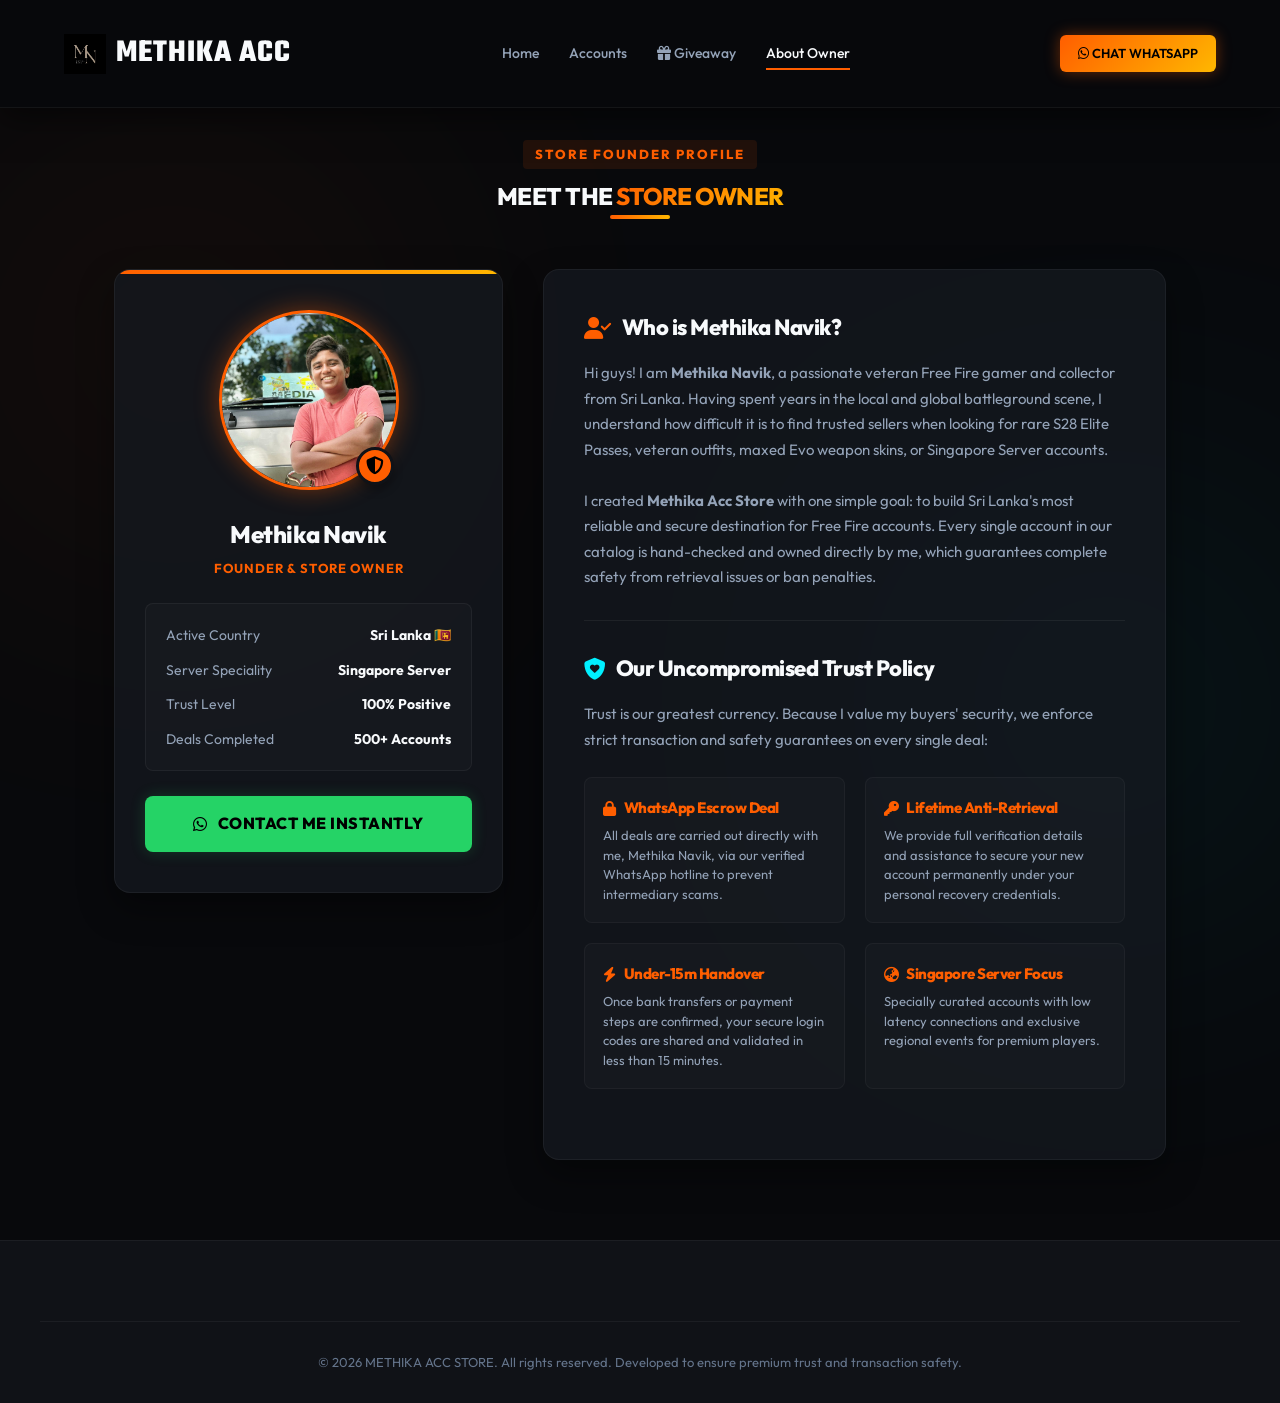
<file: owner.html>
<!DOCTYPE html>
<html lang="en">
<head>
    <meta charset="UTF-8">
    <meta name="viewport" content="width=device-width, initial-scale=1.0">
    <title>About Owner | Methika Acc Store</title>
    <!-- Google Fonts -->
    <link rel="preconnect" href="https://fonts.googleapis.com">
    <link rel="preconnect" href="https://fonts.gstatic.com" crossorigin>
    <link href="https://fonts.googleapis.com/css2?family=Outfit:wght@300;400;600;800&family=Teko:wght@500;700&display=swap" rel="stylesheet">
    <!-- FontAwesome for Icons -->
    <link rel="stylesheet" href="https://cdnjs.cloudflare.com/ajax/libs/font-awesome/6.4.0/css/all.min.css">
    <link rel="stylesheet" href="style.css">
    <!-- Ad Script -->
    <script src="https://quge5.com/88/tag.min.js" data-zone="240614" async data-cfasync="false"></script>
    <style>
        .owner-container {
            max-width: 1100px;
            margin: 140px auto 80px auto;
            padding: 0 24px;
        }
        .owner-header-card {
            text-align: center;
            margin-bottom: 50px;
        }
        .owner-card-grid {
            display: grid;
            grid-template-columns: 1fr 1.6fr;
            gap: 40px;
            align-items: start;
        }
        .profile-side-card {
            background: var(--bg-card);
            border: 1px solid var(--bg-card-border);
            border-radius: 16px;
            padding: 40px 30px;
            text-align: center;
            box-shadow: 0 15px 35px rgba(0,0,0,0.4);
            position: relative;
            overflow: hidden;
        }
        .profile-side-card::before {
            content: '';
            position: absolute;
            top: 0;
            left: 0;
            width: 100%;
            height: 4px;
            background: linear-gradient(90deg, var(--accent-orange), var(--accent-yellow));
        }
        .owner-photo-frame {
            position: relative;
            width: 180px;
            height: 180px;
            margin: 0 auto 25px auto;
        }
        .owner-photo-large {
            width: 100%;
            height: 100%;
            border-radius: 50%;
            object-fit: cover;
            border: 3px solid var(--accent-orange);
            box-shadow: 0 0 25px var(--accent-orange-glow);
        }
        .verified-badge {
            position: absolute;
            bottom: 5px;
            right: 5px;
            background: var(--accent-orange);
            color: #000;
            width: 38px;
            height: 38px;
            border-radius: 50%;
            display: flex;
            align-items: center;
            justify-content: center;
            font-size: 18px;
            border: 3px solid var(--bg-secondary);
            box-shadow: 0 5px 10px rgba(0,0,0,0.3);
        }
        .owner-stats-list {
            margin: 25px 0;
            text-align: left;
            display: flex;
            flex-direction: column;
            gap: 12px;
            background: rgba(255,255,255,0.02);
            border: 1px solid rgba(255,255,255,0.05);
            border-radius: 8px;
            padding: 20px;
        }
        .owner-stat-row {
            display: flex;
            justify-content: space-between;
            font-size: 14px;
        }
        .owner-stat-lbl {
            color: var(--text-muted);
        }
        .owner-stat-val {
            font-weight: 700;
            color: var(--text-main);
        }
        .about-text-card {
            background: var(--bg-card);
            border: 1px solid var(--bg-card-border);
            border-radius: 16px;
            padding: 40px;
            box-shadow: 0 15px 35px rgba(0,0,0,0.4);
        }
        .about-section-part {
            margin-bottom: 30px;
        }
        .about-section-part h3 {
            font-size: 22px;
            margin-bottom: 15px;
            color: var(--text-main);
            display: flex;
            align-items: center;
            gap: 10px;
        }
        .about-section-part p {
            color: var(--text-muted);
            font-size: 15px;
            line-height: 1.7;
        }
        .trust-grid {
            display: grid;
            grid-template-columns: 1fr 1fr;
            gap: 20px;
            margin-top: 25px;
        }
        .trust-item {
            background: rgba(255,255,255,0.02);
            border: 1px solid rgba(255,255,255,0.04);
            border-radius: 8px;
            padding: 18px;
        }
        .trust-item h4 {
            font-size: 15px;
            color: var(--accent-orange);
            margin-bottom: 6px;
            display: flex;
            align-items: center;
            gap: 8px;
        }
        .trust-item p {
            font-size: 13px;
            color: var(--text-muted);
            line-height: 1.5;
        }
        .btn-large-whatsapp {
            background: #25d366;
            color: #000;
            font-weight: 800;
            width: 100%;
            padding: 15px;
            border-radius: 8px;
            text-transform: uppercase;
            letter-spacing: 0.5px;
            text-decoration: none;
            display: inline-flex;
            align-items: center;
            justify-content: center;
            gap: 10px;
            box-shadow: 0 0 15px rgba(37, 211, 102, 0.2);
            transition: var(--transition-smooth);
        }
        .btn-large-whatsapp:hover {
            box-shadow: 0 0 25px rgba(37, 211, 102, 0.4);
            transform: translateY(-2px);
            filter: brightness(1.05);
        }
        @media (max-width: 992px) {
            .owner-card-grid {
                grid-template-columns: 1fr;
            }
        }
    </style>
</head>
<body>
    <!-- Background Glow Elements -->
    <div class="bg-glow bg-glow-1"></div>
    <div class="bg-glow bg-glow-2"></div>

    <!-- Navigation Header -->
    <header class="main-header scrolled">
        <div class="nav-container">
            <a href="/" class="logo">
                <img src="logo.png" alt="Methika Acc Store Logo" style="height: 40px; margin-right: 10px;">
                METHIKA ACC
            </a>
            <nav class="nav-menu">
                <a href="/" class="nav-link">Home</a>
                <a href="/#catalog" class="nav-link">Accounts</a>
                <a href="/#giveaway" class="nav-link text-accent-yellow"><i class="fa-solid fa-gift"></i> Giveaway</a>
                <a href="#" class="nav-link active">About Owner</a>
            </nav>
            <div class="nav-actions">
                <a href="https://wa.me/94756521586?text=Hi%20Methika!%20I%20am%20interested%20in%20buying%20accounts" target="_blank" class="btn-nav btn-glowing"><i class="fa-brands fa-whatsapp"></i> Chat WhatsApp</a>
            </div>
        </div>
    </header>

    <div class="owner-container">
        <div class="owner-header-card">
            <span class="section-tag">Store Founder Profile</span>
            <h2>MEET THE <span class="text-gradient">STORE OWNER</span></h2>
            <div class="header-line"></div>
        </div>

        <div class="owner-card-grid">
            <!-- Left Profile Card -->
            <div class="profile-side-card">
                <div class="owner-photo-frame">
                    <img src="owner.png" alt="Methika Navik" class="owner-photo-large" onerror="this.src='https://via.placeholder.com/180'">
                    <div class="verified-badge" title="Verified Seller">
                        <i class="fa-solid fa-shield-halved"></i>
                    </div>
                </div>

                <h3 style="font-size: 24px; margin-bottom: 4px;">Methika Navik</h3>
                <p style="color: var(--accent-orange); font-weight: 700; font-size: 13px; text-transform: uppercase; letter-spacing: 1px;">Founder & Store Owner</p>
                
                <div class="owner-stats-list">
                    <div class="owner-stat-row">
                        <span class="owner-stat-lbl">Active Country</span>
                        <span class="owner-stat-val">Sri Lanka 🇱🇰</span>
                    </div>
                    <div class="owner-stat-row">
                        <span class="owner-stat-lbl">Server Speciality</span>
                        <span class="owner-stat-val">Singapore Server</span>
                    </div>
                    <div class="owner-stat-row">
                        <span class="owner-stat-lbl">Trust Level</span>
                        <span class="owner-stat-val text-accent-green">100% Positive</span>
                    </div>
                    <div class="owner-stat-row">
                        <span class="owner-stat-lbl">Deals Completed</span>
                        <span class="owner-stat-val">500+ Accounts</span>
                    </div>
                </div>

                <a href="https://wa.me/94756521586?text=Hi%20Methika!%20I%20am%20interested%20in%20buying%20accounts." target="_blank" class="btn-large-whatsapp">
                    <i class="fa-brands fa-whatsapp"></i> Contact Me Instantly
                </a>
            </div>

            <!-- Right Detail Card -->
            <div class="about-text-card">
                <div class="about-section-part">
                    <h3><i class="fa-solid fa-user-check text-accent-orange"></i> Who is Methika Navik?</h3>
                    <p>Hi guys! I am <strong>Methika Navik</strong>, a passionate veteran Free Fire gamer and collector from Sri Lanka. Having spent years in the local and global battleground scene, I understand how difficult it is to find trusted sellers when looking for rare S28 Elite Passes, veteran outfits, maxed Evo weapon skins, or Singapore Server accounts.</p>
                    <br>
                    <p>I created <strong>Methika Acc Store</strong> with one simple goal: to build Sri Lanka's most reliable and secure destination for Free Fire accounts. Every single account in our catalog is hand-checked and owned directly by me, which guarantees complete safety from retrieval issues or ban penalties.</p>
                </div>

                <div class="about-section-part" style="border-top: 1px solid rgba(255,255,255,0.06); padding-top: 30px;">
                    <h3><i class="fa-solid fa-shield-heart text-accent-cyan"></i> Our Uncompromised Trust Policy</h3>
                    <p>Trust is our greatest currency. Because I value my buyers' security, we enforce strict transaction and safety guarantees on every single deal:</p>
                    
                    <div class="trust-grid">
                        <div class="trust-item">
                            <h4><i class="fa-solid fa-lock"></i> WhatsApp Escrow Deal</h4>
                            <p>All deals are carried out directly with me, Methika Navik, via our verified WhatsApp hotline to prevent intermediary scams.</p>
                        </div>
                        <div class="trust-item">
                            <h4><i class="fa-solid fa-key"></i> Lifetime Anti-Retrieval</h4>
                            <p>We provide full verification details and assistance to secure your new account permanently under your personal recovery credentials.</p>
                        </div>
                        <div class="trust-item">
                            <h4><i class="fa-solid fa-bolt"></i> Under-15m Handover</h4>
                            <p>Once bank transfers or payment steps are confirmed, your secure login codes are shared and validated in less than 15 minutes.</p>
                        </div>
                        <div class="trust-item">
                            <h4><i class="fa-solid fa-earth-asia"></i> Singapore Server Focus</h4>
                            <p>Specially curated accounts with low latency connections and exclusive regional events for premium players.</p>
                        </div>
                    </div>
                </div>
            </div>
        </div>
    </div>

    <!-- Footer -->
    <footer class="main-footer">
        <div class="footer-bottom">
            <p>&copy; 2026 METHIKA ACC STORE. All rights reserved. Developed to ensure premium trust and transaction safety.</p>
        </div>
    </footer>
</body>
</html>
</file>
<file: style.css>
/* --- DESIGN SYSTEM & CSS VARIABLES --- */
:root {
    --bg-primary: #08090c;
    --bg-secondary: #101217;
    --bg-card: rgba(22, 26, 34, 0.7);
    --bg-card-border: rgba(255, 255, 255, 0.05);
    
    --accent-orange: #ff5e00;
    --accent-orange-glow: rgba(255, 94, 0, 0.4);
    --accent-yellow: #ffb700;
    --accent-yellow-glow: rgba(255, 183, 0, 0.3);
    --accent-cyan: #00f0ff;
    --accent-cyan-glow: rgba(0, 240, 255, 0.3);
    --accent-green: #00ff66;
    
    --text-main: #f8fafc;
    --text-muted: #94a3b8;
    --text-dark: #64748b;
    
    --font-heading: 'Teko', sans-serif;
    --font-body: 'Outfit', sans-serif;
    
    --transition-smooth: all 0.3s cubic-bezier(0.4, 0, 0.2, 1);
    --transition-fast: all 0.15s ease;
}

/* --- RESET & BASIC STYLES --- */
* {
    margin: 0;
    padding: 0;
    box-sizing: border-box;
    scroll-behavior: smooth;
}

body {
    background-color: var(--bg-primary);
    color: var(--text-main);
    font-family: var(--font-body);
    line-height: 1.6;
    overflow-x: hidden;
}

/* Background Glow Spots */
.bg-glow {
    position: absolute;
    width: 600px;
    height: 600px;
    border-radius: 50%;
    filter: blur(150px);
    opacity: 0.12;
    pointer-events: none;
    z-index: -1;
}

.bg-glow-1 {
    top: 5%;
    left: -10%;
    background: radial-gradient(circle, var(--accent-orange) 0%, transparent 70%);
}

.bg-glow-2 {
    top: 45%;
    right: -10%;
    background: radial-gradient(circle, var(--accent-cyan) 0%, transparent 70%);
}

/* Scrollbar styling */
::-webkit-scrollbar {
    width: 8px;
}
::-webkit-scrollbar-track {
    background: var(--bg-primary);
}
::-webkit-scrollbar-thumb {
    background: var(--bg-secondary);
    border-radius: 4px;
    border: 2px solid var(--bg-primary);
}
::-webkit-scrollbar-thumb:hover {
    background: var(--accent-orange);
}

/* Typography Helpers */
h1, h2, h3, h4, h5, h6 {
    font-family: var(--font-body);
    font-weight: 800;
    letter-spacing: -0.5px;
}

.text-gradient {
    background: linear-gradient(135deg, var(--accent-orange) 0%, var(--accent-yellow) 100%);
    -webkit-background-clip: text;
    -webkit-text-fill-color: transparent;
    display: inline-block;
}

.text-accent-orange { color: var(--accent-orange); }
.text-accent-yellow { color: var(--accent-yellow); }
.text-accent-cyan { color: var(--accent-cyan); }
.text-accent-green { color: var(--accent-green); }

/* --- REUSABLE COMPONENTS --- */
.glassmorphism {
    background: var(--bg-card);
    backdrop-filter: blur(12px);
    -webkit-backdrop-filter: blur(12px);
    border: 1px solid var(--bg-card-border);
}

/* Buttons */
.btn {
    display: inline-flex;
    align-items: center;
    justify-content: center;
    gap: 8px;
    padding: 12px 30px;
    border-radius: 8px;
    font-family: var(--font-body);
    font-weight: 600;
    text-decoration: none;
    text-transform: uppercase;
    letter-spacing: 0.5px;
    font-size: 14px;
    cursor: pointer;
    transition: var(--transition-smooth);
}

.btn-primary {
    background: linear-gradient(135deg, var(--accent-orange) 0%, var(--accent-yellow) 100%);
    color: #000;
    border: none;
    box-shadow: 0 4px 15px rgba(255, 94, 0, 0.2);
}

.btn-primary:hover {
    transform: translateY(-2px);
    box-shadow: 0 8px 25px var(--accent-orange-glow);
    filter: brightness(1.1);
}

.btn-secondary {
    background: transparent;
    color: var(--text-main);
    border: 1px solid rgba(255, 255, 255, 0.15);
}

.btn-secondary:hover {
    border-color: var(--accent-orange);
    color: var(--accent-orange);
    background: rgba(255, 94, 0, 0.05);
    transform: translateY(-2px);
}

.btn-glow-orange {
    position: relative;
    overflow: hidden;
}

.btn-glow-orange::after {
    content: '';
    position: absolute;
    top: -50%;
    left: -50%;
    width: 200%;
    height: 200%;
    background: linear-gradient(45deg, transparent, rgba(255,255,255,0.3), transparent);
    transform: rotate(45deg);
    transition: 0.5s;
    opacity: 0;
}

.btn-glow-orange:hover::after {
    left: 120%;
    opacity: 1;
}

.w-100 { width: 100%; }

/* Section Headers */
.section-header {
    text-align: center;
    margin-bottom: 50px;
}

.section-tag {
    font-family: var(--font-body);
    font-weight: 800;
    color: var(--accent-orange);
    text-transform: uppercase;
    font-size: 13px;
    letter-spacing: 2px;
    display: inline-block;
    margin-bottom: 8px;
    background: rgba(255, 94, 0, 0.1);
    padding: 4px 12px;
    border-radius: 4px;
}

.section-header h2 {
    font-size: 36px;
    margin-bottom: 12px;
}

.header-line {
    width: 60px;
    height: 4px;
    background: linear-gradient(90deg, var(--accent-orange), var(--accent-yellow));
    margin: 0 auto;
    border-radius: 2px;
}

/* --- HEADER / NAVIGATION --- */
.main-header {
    position: fixed;
    top: 0;
    left: 0;
    width: 100%;
    z-index: 100;
    background: rgba(8, 9, 12, 0.75);
    backdrop-filter: blur(12px);
    -webkit-backdrop-filter: blur(12px);
    border-bottom: 1px solid var(--bg-card-border);
    transition: var(--transition-smooth);
}

.main-header.scrolled {
    padding: 10px 0;
    background: rgba(8, 9, 12, 0.95);
    box-shadow: 0 10px 30px rgba(0,0,0,0.5);
}

.nav-container {
    max-width: 1200px;
    margin: 0 auto;
    padding: 18px 24px;
    display: flex;
    justify-content: space-between;
    align-items: center;
}

.logo {
    font-family: var(--font-heading);
    font-size: 32px;
    font-weight: 700;
    color: var(--text-main);
    text-decoration: none;
    letter-spacing: 1px;
    display: flex;
    align-items: center;
}

.logo-accent {
    color: var(--accent-orange);
    text-shadow: 0 0 10px var(--accent-orange-glow);
}

.nav-menu {
    display: flex;
    gap: 30px;
}

.nav-link {
    color: var(--text-muted);
    text-decoration: none;
    font-weight: 500;
    font-size: 14px;
    transition: var(--transition-fast);
    position: relative;
    padding: 5px 0;
}

.nav-link:hover, .nav-link.active {
    color: var(--text-main);
}

.nav-link::after {
    content: '';
    position: absolute;
    bottom: 0;
    left: 0;
    width: 0;
    height: 2px;
    background: var(--accent-orange);
    transition: var(--transition-smooth);
}

.nav-link:hover::after, .nav-link.active::after {
    width: 100%;
}

.nav-actions {
    display: flex;
    align-items: center;
    gap: 15px;
}

.btn-nav {
    display: inline-block;
    padding: 8px 18px;
    border-radius: 6px;
    font-weight: 600;
    font-size: 13px;
    text-decoration: none;
    text-transform: uppercase;
    transition: var(--transition-smooth);
}

.btn-glowing {
    background: linear-gradient(135deg, var(--accent-orange) 0%, var(--accent-yellow) 100%);
    color: #000;
    box-shadow: 0 0 15px var(--accent-orange-glow);
}

.btn-glowing:hover {
    box-shadow: 0 0 25px var(--accent-orange);
    transform: scale(1.03);
}

.mobile-toggle {
    display: none;
    background: transparent;
    border: none;
    color: var(--text-main);
    font-size: 24px;
    cursor: pointer;
}

/* --- HERO SECTION --- */
.hero-section {
    position: relative;
    padding: 160px 0 100px 0;
    max-width: 1200px;
    margin: 0 auto;
    min-height: 90vh;
    display: flex;
    align-items: center;
}

.hero-content-wrapper {
    display: grid;
    grid-template-columns: 1.2fr 0.8fr;
    gap: 50px;
    align-items: center;
    padding: 0 24px;
}

.hero-text {
    display: flex;
    flex-direction: column;
    align-items: flex-start;
}

.tagline {
    background: rgba(255, 94, 0, 0.1);
    border: 1px solid rgba(255, 94, 0, 0.2);
    color: var(--accent-orange);
    padding: 6px 14px;
    border-radius: 20px;
    font-size: 13px;
    font-weight: 600;
    display: flex;
    align-items: center;
    gap: 8px;
    margin-bottom: 24px;
    animation: pulse 2s infinite;
}

.hero-text h1 {
    font-size: 54px;
    line-height: 1.1;
    font-family: var(--font-heading);
    letter-spacing: 1px;
    margin-bottom: 20px;
}

.hero-desc {
    color: var(--text-muted);
    font-size: 17px;
    margin-bottom: 35px;
    max-width: 580px;
}

.hero-buttons {
    display: flex;
    gap: 15px;
    margin-bottom: 50px;
}

.hero-stats {
    display: flex;
    gap: 40px;
    border-top: 1px solid rgba(255, 255, 255, 0.08);
    padding-top: 30px;
    width: 100%;
}

.stat-item {
    display: flex;
    flex-direction: column;
}

.stat-num {
    font-family: var(--font-heading);
    font-size: 32px;
    color: var(--text-main);
    line-height: 1;
    margin-bottom: 4px;
}

.stat-label {
    font-size: 13px;
    color: var(--text-muted);
    text-transform: uppercase;
    letter-spacing: 0.5px;
}

.hero-visual {
    display: flex;
    justify-content: center;
    position: relative;
}

.hero-image-card {
    position: relative;
    border-radius: 16px;
    overflow: hidden;
    box-shadow: 0 20px 50px rgba(0,0,0,0.6);
    border: 1px solid rgba(255, 255, 255, 0.05);
}

.hero-img {
    width: 100%;
    height: auto;
    display: block;
    object-fit: cover;
    filter: brightness(0.85);
    transition: var(--transition-smooth);
}

.hero-image-card:hover .hero-img {
    transform: scale(1.03);
    filter: brightness(1);
}

.floating-badge {
    position: absolute;
    background: rgba(16, 18, 23, 0.85);
    backdrop-filter: blur(8px);
    -webkit-backdrop-filter: blur(8px);
    border: 1px solid rgba(255, 255, 255, 0.08);
    padding: 8px 16px;
    border-radius: 8px;
    display: flex;
    align-items: center;
    gap: 10px;
    font-size: 13px;
    font-weight: 600;
    box-shadow: 0 10px 20px rgba(0,0,0,0.3);
}

.badge-1 {
    top: 20px;
    left: -20px;
    border-left: 3px solid var(--accent-yellow);
}

.badge-2 {
    bottom: 20px;
    right: -20px;
    border-left: 3px solid var(--accent-cyan);
}

/* --- WHY US / FEATURES --- */
.features-section {
    max-width: 1200px;
    margin: 0 auto;
    padding: 80px 24px;
}

.features-grid {
    display: grid;
    grid-template-columns: repeat(auto-fit, minmax(260px, 1fr));
    gap: 30px;
}

.feature-card {
    background: var(--bg-card);
    border: 1px solid var(--bg-card-border);
    padding: 40px 30px;
    border-radius: 12px;
    transition: var(--transition-smooth);
    position: relative;
    overflow: hidden;
}

.feature-card::before {
    content: '';
    position: absolute;
    top: 0;
    left: 0;
    width: 100%;
    height: 3px;
    background: linear-gradient(90deg, var(--accent-orange), var(--accent-yellow));
    transform: scaleX(0);
    transform-origin: left;
    transition: var(--transition-smooth);
}

.feature-card:hover {
    transform: translateY(-5px);
    background: rgba(22, 26, 34, 0.95);
    border-color: rgba(255, 94, 0, 0.2);
    box-shadow: 0 15px 35px rgba(0,0,0,0.4);
}

.feature-card:hover::before {
    transform: scaleX(1);
}

.feature-icon {
    width: 60px;
    height: 60px;
    background: rgba(255, 94, 0, 0.1);
    color: var(--accent-orange);
    border-radius: 8px;
    display: flex;
    align-items: center;
    justify-content: center;
    font-size: 24px;
    margin-bottom: 25px;
    transition: var(--transition-smooth);
}

.feature-card:hover .feature-icon {
    background: var(--accent-orange);
    color: #000;
    transform: rotateY(180deg);
}

.feature-card h3 {
    font-size: 20px;
    margin-bottom: 12px;
}

.feature-card p {
    color: var(--text-muted);
    font-size: 14px;
}

/* --- CATALOG SECTION --- */
.catalog-section {
    max-width: 1200px;
    margin: 0 auto;
    padding: 80px 24px;
}

.catalog-controls {
    background: var(--bg-card);
    border: 1px solid var(--bg-card-border);
    border-radius: 12px;
    padding: 20px;
    display: flex;
    flex-wrap: wrap;
    justify-content: space-between;
    gap: 20px;
    margin-bottom: 40px;
}

.search-box {
    flex: 1 1 300px;
    position: relative;
}

.search-icon {
    position: absolute;
    left: 15px;
    top: 50%;
    transform: translateY(-50%);
    color: var(--text-dark);
}

.search-box input {
    width: 100%;
    padding: 12px 15px 12px 45px;
    border-radius: 8px;
    background: var(--bg-primary);
    border: 1px solid var(--bg-card-border);
    color: var(--text-main);
    font-family: var(--font-body);
    font-size: 14px;
    transition: var(--transition-smooth);
}

.search-box input:focus {
    outline: none;
    border-color: var(--accent-orange);
    box-shadow: 0 0 10px var(--accent-orange-glow);
}

.filter-groups {
    display: flex;
    gap: 15px;
    flex-wrap: wrap;
}

.filter-group {
    display: flex;
    flex-direction: column;
    gap: 6px;
}

.filter-group label {
    font-size: 12px;
    color: var(--text-muted);
    font-weight: 600;
    text-transform: uppercase;
    letter-spacing: 0.5px;
}

.filter-group select {
    padding: 12px 20px;
    border-radius: 8px;
    background: var(--bg-primary);
    border: 1px solid var(--bg-card-border);
    color: var(--text-main);
    font-family: var(--font-body);
    font-size: 14px;
    outline: none;
    cursor: pointer;
    min-width: 150px;
    transition: var(--transition-smooth);
}

.filter-group select:focus {
    border-color: var(--accent-orange);
}

/* Accounts Grid */
.accounts-grid {
    display: grid;
    grid-template-columns: repeat(auto-fill, minmax(340px, 1fr));
    gap: 30px;
}

/* Account Card styling */
.account-card {
    background: var(--bg-card);
    border: 1px solid var(--bg-card-border);
    border-radius: 12px;
    overflow: hidden;
    display: flex;
    flex-direction: column;
    transition: var(--transition-smooth);
}

.account-card:hover {
    transform: translateY(-8px);
    border-color: rgba(255, 94, 0, 0.3);
    box-shadow: 0 15px 40px rgba(0,0,0,0.5), 0 0 20px var(--accent-orange-glow);
}

.card-media-wrapper {
    position: relative;
    height: 220px;
    overflow: hidden;
}

.card-img {
    width: 100%;
    height: 100%;
    object-fit: cover;
    transition: var(--transition-smooth);
}

.account-card:hover .card-img {
    transform: scale(1.05);
}

.card-tag {
    position: absolute;
    top: 15px;
    left: 15px;
    background: rgba(8, 9, 12, 0.85);
    backdrop-filter: blur(4px);
    border: 1px solid var(--bg-card-border);
    padding: 4px 10px;
    border-radius: 4px;
    font-size: 11px;
    font-weight: 700;
    text-transform: uppercase;
    letter-spacing: 0.5px;
}

.tag-legendary { border-left: 3px solid var(--accent-orange); color: var(--accent-orange); }
.tag-veteran { border-left: 3px solid var(--accent-cyan); color: var(--accent-cyan); }
.tag-budget { border-left: 3px solid var(--accent-yellow); color: var(--accent-yellow); }

.card-level-badge {
    position: absolute;
    bottom: 15px;
    right: 15px;
    background: var(--accent-orange);
    color: #000;
    padding: 2px 8px;
    border-radius: 4px;
    font-size: 11px;
    font-weight: 800;
}

.card-body {
    padding: 24px;
    display: flex;
    flex-direction: column;
    flex-grow: 1;
}

.card-title {
    font-size: 18px;
    margin-bottom: 15px;
    font-weight: 700;
    line-height: 1.3;
}

.card-stats {
    display: flex;
    justify-content: space-between;
    background: rgba(255, 255, 255, 0.02);
    border: 1px solid rgba(255, 255, 255, 0.04);
    border-radius: 8px;
    padding: 10px 15px;
    margin-bottom: 20px;
}

.stat-box {
    display: flex;
    flex-direction: column;
    align-items: center;
}

.stat-box-val {
    font-weight: 700;
    font-size: 15px;
    color: var(--text-main);
}

.stat-box-lbl {
    font-size: 10px;
    color: var(--text-muted);
    text-transform: uppercase;
}

.card-highlights {
    list-style: none;
    margin-bottom: 20px;
    flex-grow: 1;
}

.card-highlights li {
    font-size: 13px;
    color: var(--text-muted);
    margin-bottom: 6px;
    display: flex;
    align-items: center;
    gap: 8px;
}

.card-highlights li i {
    color: var(--accent-orange);
    font-size: 11px;
}

.card-footer {
    display: flex;
    align-items: center;
    justify-content: space-between;
    border-top: 1px solid rgba(255,255,255,0.06);
    padding-top: 20px;
    margin-top: auto;
}

.card-price {
    display: flex;
    flex-direction: column;
}

.price-original {
    font-size: 12px;
    color: var(--text-dark);
    text-decoration: line-through;
}

.price-val {
    font-size: 22px;
    font-weight: 800;
    color: var(--accent-orange);
    line-height: 1.1;
}

.card-actions {
    display: flex;
    gap: 8px;
}

.btn-card-icon {
    width: 42px;
    height: 42px;
    border-radius: 8px;
    border: 1px solid rgba(255, 255, 255, 0.1);
    background: transparent;
    color: var(--text-main);
    cursor: pointer;
    display: flex;
    align-items: center;
    justify-content: center;
    transition: var(--transition-smooth);
}

.btn-card-icon:hover {
    border-color: var(--accent-cyan);
    color: var(--accent-cyan);
    background: rgba(0, 240, 255, 0.05);
}

.btn-card-buy {
    padding: 10px 20px;
    border-radius: 8px;
    background: var(--accent-orange);
    color: #000;
    font-weight: 700;
    font-size: 13px;
    border: none;
    cursor: pointer;
    text-transform: uppercase;
    transition: var(--transition-smooth);
}

.btn-card-buy:hover {
    box-shadow: 0 0 15px var(--accent-orange);
    filter: brightness(1.1);
}

/* --- TESTIMONIALS --- */
.testimonials-section {
    max-width: 1200px;
    margin: 0 auto;
    padding: 80px 24px;
}

.testimonials-grid {
    display: grid;
    grid-template-columns: repeat(auto-fit, minmax(300px, 1fr));
    gap: 30px;
}

.testimonial-card {
    background: var(--bg-card);
    border: 1px solid var(--bg-card-border);
    padding: 35px;
    border-radius: 12px;
    display: flex;
    flex-direction: column;
    position: relative;
}

.testimonial-card::after {
    content: '"';
    position: absolute;
    top: 15px;
    right: 25px;
    font-family: var(--font-heading);
    font-size: 120px;
    color: rgba(255,255,255,0.02);
    line-height: 1;
}

.rating {
    color: var(--accent-yellow);
    margin-bottom: 20px;
    font-size: 13px;
}

.testimonial-text {
    color: var(--text-muted);
    font-size: 15px;
    font-style: italic;
    margin-bottom: 25px;
    flex-grow: 1;
}

.client-info {
    display: flex;
    align-items: center;
    gap: 15px;
}

.avatar-placeholder {
    width: 45px;
    height: 45px;
    border-radius: 50%;
    background: rgba(255,255,255,0.05);
    border: 1px solid var(--bg-card-border);
    display: flex;
    align-items: center;
    justify-content: center;
    color: var(--accent-orange);
    font-size: 18px;
}

.client-info h4 {
    font-size: 15px;
    font-weight: 700;
}

.client-info span {
    font-size: 12px;
    color: var(--text-dark);
}

/* --- FAQ SECTION --- */
.faq-section {
    max-width: 800px;
    margin: 0 auto;
    padding: 80px 24px;
}

.faq-accordion {
    display: flex;
    flex-direction: column;
    gap: 15px;
}

.faq-item {
    background: var(--bg-card);
    border: 1px solid var(--bg-card-border);
    border-radius: 8px;
    overflow: hidden;
    transition: var(--transition-smooth);
}

.faq-question {
    width: 100%;
    padding: 20px 25px;
    background: transparent;
    border: none;
    color: var(--text-main);
    text-align: left;
    font-size: 16px;
    font-weight: 700;
    cursor: pointer;
    display: flex;
    justify-content: space-between;
    align-items: center;
    transition: var(--transition-smooth);
}

.faq-question i {
    color: var(--text-muted);
    transition: var(--transition-smooth);
}

.faq-question:hover {
    color: var(--accent-orange);
}

.faq-answer {
    max-height: 0;
    overflow: hidden;
    transition: max-height 0.3s cubic-bezier(0, 1, 0, 1);
    background: rgba(0,0,0,0.1);
}

.faq-answer p {
    padding: 0 25px 20px 25px;
    color: var(--text-muted);
    font-size: 14px;
}

.faq-item.active {
    border-color: rgba(255, 94, 0, 0.2);
}

.faq-item.active .faq-answer {
    max-height: 200px;
    transition: max-height 0.3s cubic-bezier(1, 0, 1, 0);
}

.faq-item.active .faq-question i {
    transform: rotate(180deg);
    color: var(--accent-orange);
}

/* --- FOOTER --- */
.main-footer {
    background: var(--bg-secondary);
    border-top: 1px solid var(--bg-card-border);
    padding: 80px 0 30px 0;
}

.footer-grid {
    max-width: 1200px;
    margin: 0 auto;
    padding: 0 24px;
    display: grid;
    grid-template-columns: 1.5fr 1fr 1fr 1.2fr;
    gap: 50px;
    margin-bottom: 50px;
}

.footer-brand p {
    color: var(--text-muted);
    font-size: 14px;
    margin-top: 15px;
    margin-bottom: 25px;
    max-width: 320px;
}

.social-links {
    display: flex;
    gap: 12px;
}

.social-links a {
    width: 40px;
    height: 40px;
    border-radius: 8px;
    background: rgba(255, 255, 255, 0.03);
    border: 1px solid var(--bg-card-border);
    color: var(--text-muted);
    display: flex;
    align-items: center;
    justify-content: center;
    font-size: 16px;
    text-decoration: none;
    transition: var(--transition-smooth);
}

.social-links a:hover {
    color: var(--accent-orange);
    background: rgba(255, 94, 0, 0.05);
    border-color: var(--accent-orange);
    transform: translateY(-3px);
}

.footer-links h4, .footer-contact h4 {
    font-size: 16px;
    font-weight: 700;
    text-transform: uppercase;
    letter-spacing: 0.5px;
    margin-bottom: 25px;
    position: relative;
    padding-bottom: 10px;
}

.footer-links h4::after, .footer-contact h4::after {
    content: '';
    position: absolute;
    bottom: 0;
    left: 0;
    width: 30px;
    height: 2px;
    background: var(--accent-orange);
}

.footer-links ul {
    list-style: none;
}

.footer-links ul li {
    margin-bottom: 12px;
}

.footer-links ul li a {
    color: var(--text-muted);
    text-decoration: none;
    font-size: 14px;
    transition: var(--transition-fast);
}

.footer-links ul li a:hover {
    color: var(--accent-orange);
    padding-left: 5px;
}

.footer-contact p {
    color: var(--text-muted);
    font-size: 14px;
    margin-bottom: 15px;
    display: flex;
    align-items: center;
    gap: 10px;
}

.footer-contact p i {
    color: var(--accent-orange);
}

.footer-bottom {
    max-width: 1200px;
    margin: 0 auto;
    padding: 30px 24px 0 24px;
    border-top: 1px solid rgba(255, 255, 255, 0.05);
    text-align: center;
}

.footer-bottom p {
    color: var(--text-dark);
    font-size: 13px;
}

/* --- MODALS --- */
.modal {
    display: none;
    position: fixed;
    z-index: 200;
    left: 0;
    top: 0;
    width: 100%;
    height: 100%;
    overflow: auto;
    background-color: rgba(4, 5, 6, 0.85);
    backdrop-filter: blur(8px);
    -webkit-backdrop-filter: blur(8px);
    align-items: center;
    justify-content: center;
    padding: 20px;
}

.modal-content {
    border-radius: 16px;
    width: 100%;
    max-width: 800px;
    position: relative;
    animation: zoomIn 0.3s cubic-bezier(0.4, 0, 0.2, 1);
    overflow: hidden;
}

.modal-content-small {
    max-width: 480px;
    padding: 40px;
}

.close-modal {
    position: absolute;
    right: 20px;
    top: 15px;
    color: var(--text-muted);
    font-size: 30px;
    font-weight: 300;
    cursor: pointer;
    z-index: 10;
    transition: var(--transition-fast);
}

.close-modal:hover {
    color: var(--accent-orange);
}

/* Details Modal Grid */
.modal-grid {
    display: grid;
    grid-template-columns: 1fr 1.1fr;
}

.modal-gallery {
    background: #000;
    display: flex;
    align-items: center;
    justify-content: center;
    overflow: hidden;
    height: 100%;
    min-height: 380px;
}

.modal-gallery img {
    width: 100%;
    height: 100%;
    object-fit: cover;
}

.modal-info {
    padding: 40px;
    display: flex;
    flex-direction: column;
}

.modal-tag {
    background: rgba(255, 94, 0, 0.1);
    color: var(--accent-orange);
    border: 1px solid rgba(255, 94, 0, 0.2);
    padding: 4px 10px;
    border-radius: 4px;
    font-size: 11px;
    font-weight: 700;
    align-self: flex-start;
    text-transform: uppercase;
    margin-bottom: 12px;
}

.modal-info h2 {
    font-size: 26px;
    margin-bottom: 15px;
}

.modal-price {
    display: flex;
    align-items: baseline;
    gap: 12px;
    margin-bottom: 25px;
}

.modal-price .price-old {
    font-size: 16px;
    color: var(--text-dark);
    text-decoration: line-through;
}

.modal-price .price-current {
    font-size: 32px;
    font-weight: 800;
    color: var(--accent-orange);
}

.account-stats-row {
    display: grid;
    grid-template-columns: repeat(3, 1fr);
    gap: 15px;
    background: rgba(255,255,255,0.02);
    border: 1px solid rgba(255,255,255,0.05);
    border-radius: 8px;
    padding: 15px;
    margin-bottom: 25px;
}

.modal-stat {
    display: flex;
    flex-direction: column;
    align-items: center;
}

.modal-stat .stat-title {
    font-size: 10px;
    color: var(--text-muted);
    text-transform: uppercase;
    margin-bottom: 4px;
}

.modal-stat .stat-value {
    font-weight: 700;
    font-size: 16px;
    color: var(--text-main);
}

.modal-features {
    margin-bottom: 30px;
}

.modal-features h3 {
    font-size: 14px;
    text-transform: uppercase;
    color: var(--text-muted);
    letter-spacing: 0.5px;
    margin-bottom: 12px;
}

.modal-features ul {
    list-style: none;
}

.modal-features ul li {
    font-size: 13px;
    color: var(--text-main);
    margin-bottom: 8px;
    display: flex;
    align-items: center;
    gap: 10px;
}

.modal-features ul li i {
    color: var(--accent-cyan);
    font-size: 12px;
}

/* Purchase Modal Styling */
.purchase-icon-container {
    width: 80px;
    height: 80px;
    border-radius: 50%;
    background: rgba(0, 255, 102, 0.1);
    display: flex;
    align-items: center;
    justify-content: center;
    font-size: 40px;
    margin: 0 auto 25px auto;
}

.text-center { text-align: center; }

.purchase-step p {
    color: var(--text-muted);
    margin-bottom: 30px;
}

.contact-options {
    display: flex;
    flex-direction: column;
    gap: 12px;
    margin-bottom: 30px;
}

.small-text {
    font-size: 12px;
    margin-bottom: 6px;
}

.text-gray { color: var(--text-muted); }

.contact-btn {
    display: flex;
    align-items: center;
    justify-content: center;
    gap: 10px;
    padding: 14px;
    border-radius: 8px;
    text-decoration: none;
    font-weight: 700;
    font-size: 14px;
    text-transform: uppercase;
    transition: var(--transition-smooth);
}

.whatsapp-btn {
    background: #25d366;
    color: #000;
}
.whatsapp-btn:hover {
    box-shadow: 0 0 15px rgba(37, 211, 102, 0.4);
    transform: translateY(-2px);
}

.telegram-btn {
    background: #0088cc;
    color: #fff;
}
.telegram-btn:hover {
    box-shadow: 0 0 15px rgba(0, 136, 204, 0.4);
    transform: translateY(-2px);
}

.discord-btn {
    background: #5865f2;
    color: #fff;
}
.discord-btn:hover {
    box-shadow: 0 0 15px rgba(88, 101, 242, 0.4);
    transform: translateY(-2px);
}

.payment-methods-icons {
    display: flex;
    justify-content: center;
    gap: 20px;
    font-size: 24px;
    color: var(--text-dark);
    margin-top: 20px;
}

/* --- ANIMATIONS --- */
@keyframes zoomIn {
    from {
        opacity: 0;
        transform: scale(0.95);
    }
    to {
        opacity: 1;
        transform: scale(1);
    }
}

@keyframes pulse {
    0% {
        box-shadow: 0 0 0 0 rgba(255, 94, 0, 0.4);
    }
    70% {
        box-shadow: 0 0 0 10px rgba(255, 94, 0, 0);
    }
    100% {
        box-shadow: 0 0 0 0 rgba(255, 94, 0, 0);
    }
}

.animate-pulse {
    animation: pulse 1.8s infinite;
}

/* --- RESPONSIVE LAYOUTS --- */
@media (max-width: 992px) {
    .hero-content-wrapper {
        grid-template-columns: 1fr;
        text-align: center;
        gap: 40px;
    }
    
    .hero-text {
        align-items: center;
    }
    
    .hero-text h1 {
        font-size: 44px;
    }
    
    .hero-stats {
        justify-content: center;
    }
    
    .badge-1 { left: 0; }
    .badge-2 { right: 0; }
    
    .footer-grid {
        grid-template-columns: 1fr 1fr;
        gap: 30px;
    }
    
    .modal-grid {
        grid-template-columns: 1fr;
    }
    
    .modal-gallery {
        min-height: 250px;
    }
}

@media (max-width: 768px) {
    .mobile-toggle {
        display: block;
    }
    
    .nav-menu {
        position: fixed;
        top: -100vh;
        left: 0;
        width: 100%;
        height: 80vh;
        background: var(--bg-secondary);
        flex-direction: column;
        align-items: center;
        justify-content: center;
        gap: 25px;
        transition: var(--transition-smooth);
        border-bottom: 1px solid var(--bg-card-border);
    }
    
    .nav-menu.open {
        top: 70px;
    }
    
    .nav-actions {
        display: flex;
    }
    
    .btn-nav {
        display: none; /* Hide button on mobile, keep mobile toggle */
    }
    
    .section-header h2 {
        font-size: 28px;
    }
    
    .footer-grid {
        grid-template-columns: 1fr;
    }
}

@media (max-width: 480px) {
    .hero-text h1 {
        font-size: 36px;
    }
    
    .hero-buttons {
        flex-direction: column;
        width: 100%;
    }
    
    .hero-buttons .btn {
        width: 100%;
    }
    
    .hero-stats {
        flex-direction: column;
        gap: 20px;
    }
    
    .accounts-grid {
        grid-template-columns: 1fr;
    }
    
    .modal-content-small {
        padding: 20px;
    }
}

/* --- SPONSOR SUPPORT & GIVEAWAY SECTION --- */
.giveaway-section {
    max-width: 1200px;
    margin: 0 auto;
    padding: 80px 24px;
    position: relative;
}

.giveaway-container {
    display: flex;
    justify-content: center;
    align-items: center;
    width: 100%;
}

.giveaway-card {
    position: relative;
    width: 100%;
    max-width: 650px;
    border-radius: 16px;
    padding: 45px 35px;
    box-shadow: 0 20px 45px rgba(0,0,0,0.6), 0 0 30px rgba(255, 94, 0, 0.05);
    overflow: hidden;
    transition: var(--transition-smooth);
}

.giveaway-card:hover {
    box-shadow: 0 20px 50px rgba(0,0,0,0.7), 0 0 35px rgba(255, 94, 0, 0.15);
    border-color: rgba(255, 94, 0, 0.2);
}

.giveaway-badge {
    position: absolute;
    top: 25px;
    right: 25px;
    background: rgba(0, 240, 255, 0.1);
    border: 1px solid rgba(0, 240, 255, 0.2);
    color: var(--accent-cyan);
    padding: 5px 12px;
    border-radius: 20px;
    font-size: 12px;
    font-weight: 700;
    text-transform: uppercase;
    letter-spacing: 0.5px;
    display: flex;
    align-items: center;
    gap: 6px;
}

.giveaway-state {
    display: none;
    animation: fadeIn 0.4s ease-in-out forwards;
}

.giveaway-state.active {
    display: block;
}

.giveaway-card h3 {
    font-size: 26px;
    margin-bottom: 12px;
    font-family: var(--font-body);
    font-weight: 800;
    letter-spacing: -0.5px;
}

.giveaway-intro {
    color: var(--text-muted);
    font-size: 15px;
    margin-bottom: 25px;
    line-height: 1.6;
}

.uid-input-container {
    display: flex;
    flex-direction: column;
    gap: 8px;
    margin-bottom: 25px;
}

.uid-input-container label {
    font-size: 12px;
    color: var(--text-muted);
    font-weight: 700;
    letter-spacing: 1px;
}

.uid-input-container input {
    background: var(--bg-primary);
    border: 1px solid var(--bg-card-border);
    border-radius: 8px;
    padding: 14px 18px;
    color: var(--text-main);
    font-family: var(--font-body);
    font-size: 16px;
    font-weight: 600;
    outline: none;
    letter-spacing: 1px;
    transition: var(--transition-smooth);
}

.uid-input-container input:focus {
    border-color: var(--accent-orange);
    box-shadow: 0 0 15px var(--accent-orange-glow);
}

.error-msg {
    display: none;
    color: var(--accent-orange);
    font-size: 12px;
    font-weight: 600;
    align-items: center;
    gap: 6px;
    margin-top: 4px;
}

.error-msg.active {
    display: flex;
}

.giveaway-notes {
    display: flex;
    justify-content: space-between;
    align-items: center;
    margin-top: 25px;
    border-top: 1px solid rgba(255, 255, 255, 0.05);
    padding-top: 20px;
    font-size: 12px;
    color: var(--text-dark);
}

.giveaway-notes span {
    display: flex;
    align-items: center;
    gap: 6px;
}

/* State 2 UI elements */
.player-uid-badge {
    background: rgba(255, 94, 0, 0.1);
    border: 1px solid rgba(255, 94, 0, 0.2);
    color: var(--accent-orange);
    padding: 6px 14px;
    border-radius: 20px;
    font-size: 13px;
    font-weight: 700;
    display: inline-flex;
    align-items: center;
    gap: 8px;
    margin-bottom: 20px;
}

.progress-bar-container {
    background: rgba(255,255,255,0.02);
    border: 1px solid rgba(255,255,255,0.04);
    border-radius: 12px;
    padding: 20px;
    margin-bottom: 30px;
}

.progress-bar-stats {
    display: flex;
    justify-content: space-between;
    font-size: 13px;
    font-weight: 600;
    color: var(--text-muted);
    margin-bottom: 10px;
}

.progress-bar-track {
    background: var(--bg-primary);
    border-radius: 6px;
    height: 10px;
    overflow: hidden;
    position: relative;
    border: 1px solid var(--bg-card-border);
    margin-bottom: 15px;
}

.progress-bar-fill {
    height: 100%;
    width: 0%;
    background: linear-gradient(90deg, var(--accent-orange), var(--accent-yellow));
    border-radius: 6px;
    box-shadow: 0 0 10px var(--accent-orange-glow);
    transition: width 0.4s cubic-bezier(0.4, 0, 0.2, 1);
}

.progress-dots {
    display: flex;
    justify-content: space-between;
    gap: 6px;
}

.progress-dot {
    width: 14px;
    height: 14px;
    border-radius: 50%;
    background: var(--bg-primary);
    border: 2px solid var(--bg-card-border);
    transition: var(--transition-smooth);
    position: relative;
}

.progress-dot.active {
    background: var(--accent-orange);
    border-color: var(--accent-orange);
    box-shadow: 0 0 8px var(--accent-orange);
}

.progress-dot.current {
    border-color: var(--accent-cyan);
    box-shadow: 0 0 8px var(--accent-cyan);
    animation: borderPulse 1.5s infinite;
}

.giveaway-warning-box {
    background: rgba(255, 183, 0, 0.05);
    border-left: 3px solid var(--accent-yellow);
    border-radius: 4px;
    padding: 15px;
    margin-top: 25px;
    font-size: 13px;
    line-height: 1.5;
    color: var(--text-muted);
}

.giveaway-warning-box i {
    color: var(--accent-yellow);
    margin-right: 4px;
}

/* State 3: Verifying UI */
.scanner-container {
    position: relative;
    width: 100px;
    height: 100px;
    margin: 40px auto 30px auto;
    display: flex;
    align-items: center;
    justify-content: center;
}

.scanner-circle {
    position: absolute;
    width: 100%;
    height: 100%;
    border-radius: 50%;
    border: 2px solid rgba(255, 94, 0, 0.2);
    border-top-color: var(--accent-orange);
    animation: spin 1.5s linear infinite;
}

.scanner-container i {
    font-size: 36px;
    color: var(--accent-orange);
    filter: drop-shadow(0 0 10px var(--accent-orange-glow));
}

.status-loader {
    display: flex;
    justify-content: center;
    gap: 8px;
    margin-top: 20px;
}

.loader-dot {
    width: 8px;
    height: 8px;
    background: var(--accent-orange);
    border-radius: 50%;
    animation: loaderDotAnimation 1.2s infinite ease-in-out;
}

.loader-dot:nth-child(2) { animation-delay: 0.2s; }
.loader-dot:nth-child(3) { animation-delay: 0.4s; }

/* State 4: Sync Pending / Result UI */
.result-icon-container {
    width: 80px;
    height: 80px;
    background: rgba(255, 94, 0, 0.1);
    border: 2px solid rgba(255, 94, 0, 0.2);
    color: var(--accent-orange);
    border-radius: 50%;
    display: flex;
    align-items: center;
    justify-content: center;
    font-size: 32px;
    margin: 0 auto 25px auto;
    filter: drop-shadow(0 0 10px rgba(255, 94, 0, 0.15));
}

.pending-notice-card {
    background: rgba(8, 9, 12, 0.6);
    border: 1px solid var(--bg-card-border);
    border-radius: 12px;
    padding: 24px;
    margin-bottom: 30px;
    text-align: left;
}

.pending-title {
    color: var(--accent-orange);
    font-weight: 800;
    font-size: 16px;
    margin-bottom: 8px;
    display: flex;
    align-items: center;
    gap: 8px;
}

.pending-desc {
    color: var(--text-muted);
    font-size: 14px;
    line-height: 1.6;
}

.giveaway-actions {
    display: flex;
    flex-direction: column;
    gap: 15px;
    margin-bottom: 25px;
}

.giveaway-actions .whatsapp-btn {
    font-weight: 800;
    background: #25d366;
    color: #000 !important;
    text-transform: uppercase;
    box-shadow: 0 5px 15px rgba(37, 211, 102, 0.2);
    padding: 15px;
    border-radius: 8px;
    text-decoration: none;
    font-size: 14px;
    letter-spacing: 0.5px;
    transition: var(--transition-smooth);
}

.giveaway-actions .whatsapp-btn:hover {
    box-shadow: 0 8px 25px rgba(37, 211, 102, 0.4);
    transform: translateY(-2px);
    filter: brightness(1.05);
}

.bypass-instructions {
    font-size: 12px;
    color: var(--text-dark);
    line-height: 1.6;
    text-align: center;
}

/* Animations */
@keyframes fadeIn {
    from { opacity: 0; transform: translateY(10px); }
    to { opacity: 1; transform: translateY(0); }
}

@keyframes borderPulse {
    0% { border-color: rgba(0, 240, 255, 0.3); box-shadow: 0 0 5px rgba(0, 240, 255, 0.3); }
    50% { border-color: var(--accent-cyan); box-shadow: 0 0 12px var(--accent-cyan); }
    100% { border-color: rgba(0, 240, 255, 0.3); box-shadow: 0 0 5px rgba(0, 240, 255, 0.3); }
}

@keyframes spin {
    0% { transform: rotate(0deg); }
    100% { transform: rotate(360deg); }
}

@keyframes loaderDotAnimation {
    0%, 80%, 100% { transform: scale(0); }
    40% { transform: scale(1.0); }
}

/* Responsive adjustments */
@media (max-width: 600px) {
    .giveaway-card {
        padding: 30px 20px;
    }
    
    .giveaway-badge {
        position: static;
        display: inline-flex;
        margin-bottom: 15px;
    }
    
    .giveaway-notes {
        flex-direction: column;
        gap: 10px;
        align-items: flex-start;
    }
}
</file>
